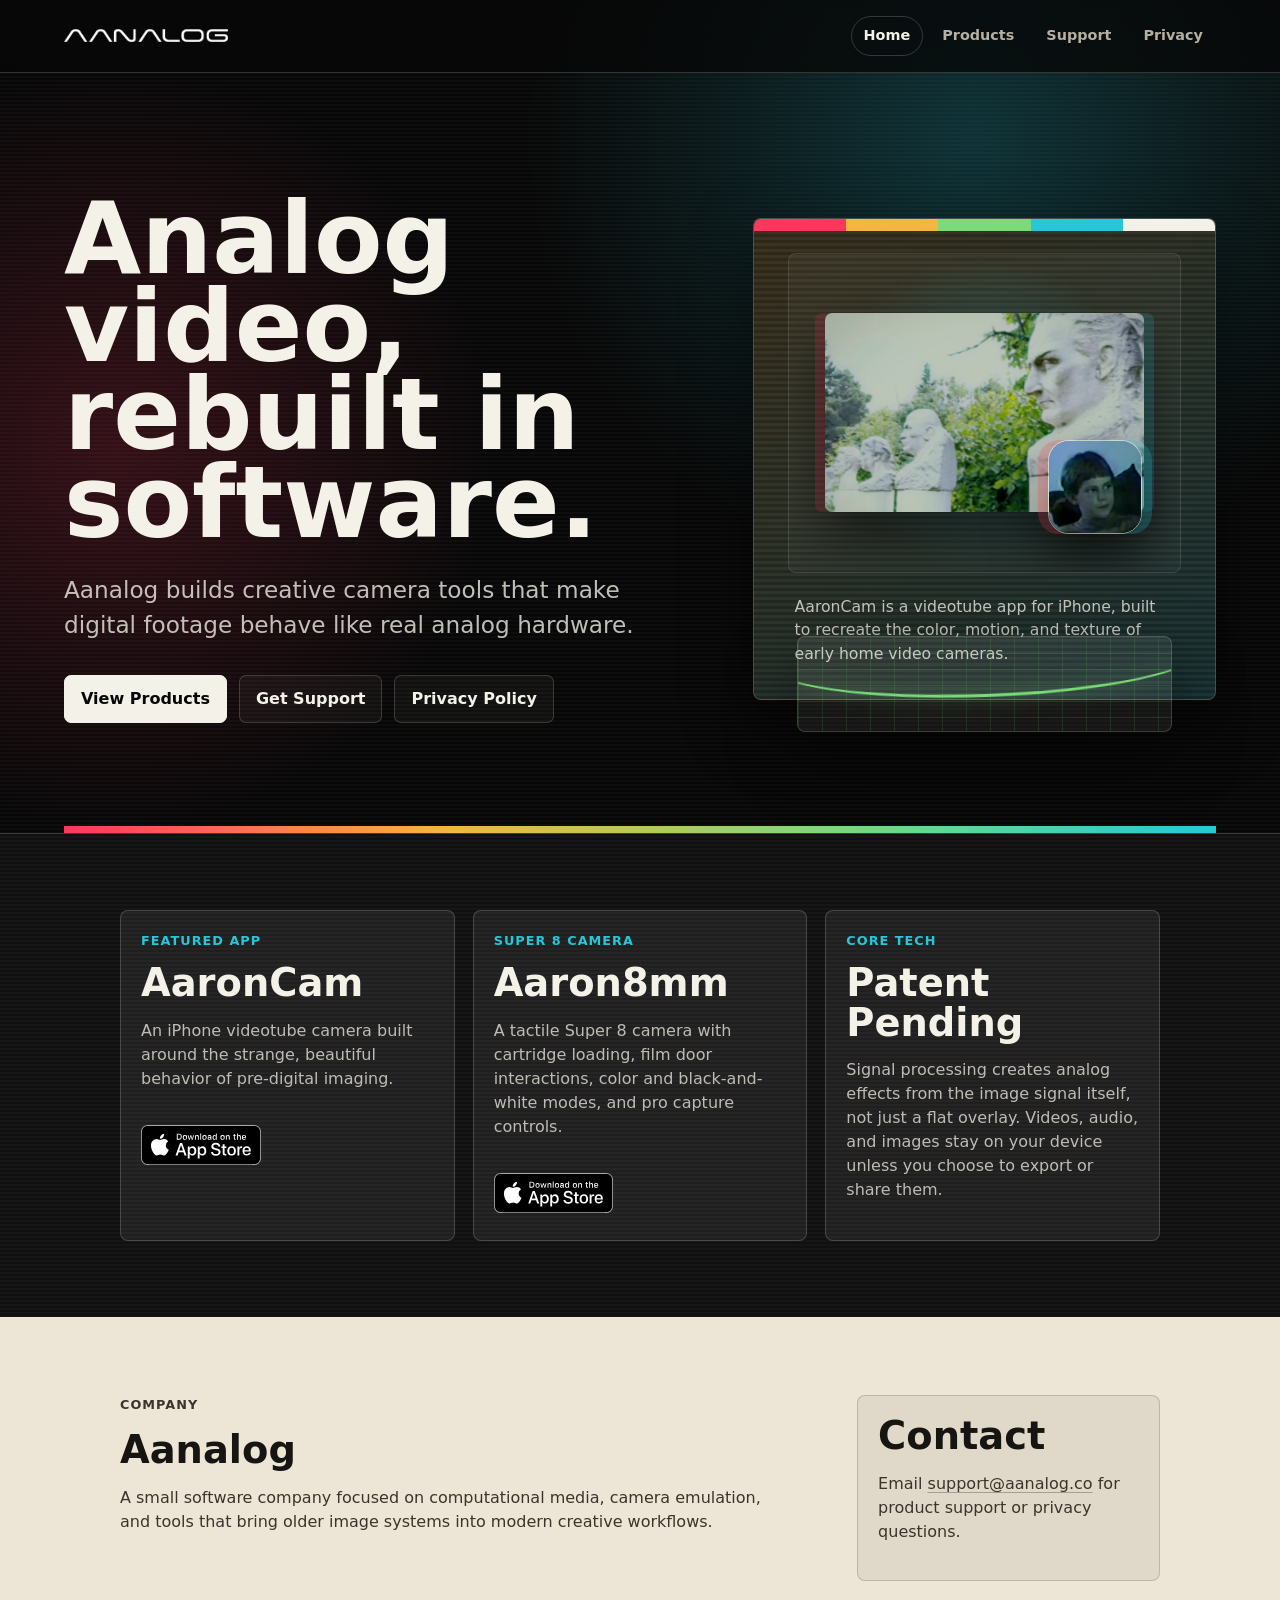
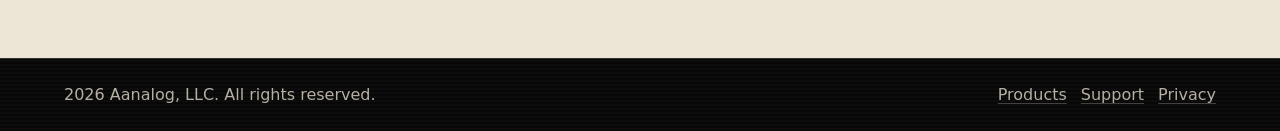
<file: index.html>
<!doctype html>
<html lang="en">
  <head>
    <meta charset="utf-8">
    <meta name="viewport" content="width=device-width, initial-scale=1">
    <title>Aanalog | Analog video software for iPhone</title>
    <meta name="description" content="Aanalog, LLC builds creative camera software, including AaronCam and Aaron8mm, iPhone apps powered by patent-pending signal processing technology.">
    <meta property="og:title" content="Aanalog">
    <meta property="og:description" content="Creative camera software powered by patent-pending analog signal processing.">
    <meta property="og:type" content="website">
    <meta property="og:url" content="https://www.aanalog.co/">
    <meta property="og:image" content="https://www.aanalog.co/assets/aaroncam-icon.png">
    <link rel="icon" href="./assets/aaroncam-icon.png">
    <link rel="stylesheet" href="./styles.css">
  </head>
  <body>
    <header class="site-header">
      <a class="brand" href="./" aria-label="Aanalog home">
        <img class="brand-logo" src="./assets/aanalog-logo.png" alt="Aanalog">
      </a>
      <nav class="site-nav" aria-label="Primary navigation">
        <a aria-current="page" href="./">Home</a>
        <a href="./products/">Products</a>
        <a href="./support/">Support</a>
        <a href="./privacy/">Privacy</a>
      </nav>
    </header>

    <main>
      <section class="hero">
        <div class="hero-copy">
          <h1><span>Analog</span> <span>video, rebuilt</span> <span>in software.</span></h1>
          <p class="lead">Aanalog builds creative camera tools that make digital footage behave like real analog hardware.</p>
          <div class="hero-actions">
            <a class="button primary" href="./products/">View Products</a>
            <a class="button secondary" href="./support/">Get Support</a>
            <a class="button secondary" href="./privacy/">Privacy Policy</a>
          </div>
        </div>
        <div class="signal-stage" aria-label="AaronCam product preview">
          <figure class="product-shot">
            <div class="screen-glow">
              <img class="analog-shot" src="./assets/analog-garden-busts.jpg" alt="Analog video frame of garden busts">
              <img class="app-icon product-badge" src="./assets/aaroncam-icon.png" alt="AaronCam app icon">
            </div>
            <figcaption class="shot-caption">AaronCam is a videotube app for iPhone, built to recreate the color, motion, and texture of early home video cameras.</figcaption>
          </figure>
          <div class="scope" aria-hidden="true">
            <span></span>
          </div>
        </div>
      </section>

      <section class="band product-band">
        <div class="content split">
          <div class="fact">
            <p class="kicker">Featured App</p>
            <h2><a class="product-title-link" href="https://apps.apple.com/pl/app/aaroncam/id6790487414">AaronCam</a></h2>
            <p>An iPhone videotube camera built around the strange, beautiful behavior of pre-digital imaging.</p>
            <a class="store-badge-link" href="https://apps.apple.com/pl/app/aaroncam/id6790487414" aria-label="Download AaronCam on the App Store">
              <img class="store-badge" src="./assets/download-on-app-store.svg" alt="Download on the App Store">
            </a>
          </div>
          <div class="fact">
            <p class="kicker">Super 8 Camera</p>
            <h2><a class="product-title-link" href="https://apps.apple.com/us/app/aaron8mm/id6792340339">Aaron8mm</a></h2>
            <p>A tactile Super 8 camera with cartridge loading, film door interactions, color and black-and-white modes, and pro capture controls.</p>
            <a class="store-badge-link" href="https://apps.apple.com/us/app/aaron8mm/id6792340339" aria-label="Download Aaron8mm on the App Store">
              <img class="store-badge" src="./assets/download-on-app-store.svg" alt="Download on the App Store">
            </a>
          </div>
          <div class="fact">
            <p class="kicker">Core Tech</p>
            <h2>Patent Pending</h2>
            <p>Signal processing creates analog effects from the image signal itself, not just a flat overlay. Videos, audio, and images stay on your device unless you choose to export or share them.</p>
          </div>
        </div>
      </section>

      <section class="band light-band">
        <div class="content feature-row">
          <div>
            <p class="eyebrow">Company</p>
            <h2>Aanalog</h2>
            <p>A small software company focused on computational media, camera emulation, and tools that bring older image systems into modern creative workflows.</p>
          </div>
          <div class="contact-panel">
            <h2>Contact</h2>
            <p>Email <a href="mailto:support@aanalog.co">support@aanalog.co</a> for product support or privacy questions.</p>
          </div>
        </div>
      </section>
    </main>

    <footer class="site-footer">
      <span>2026 Aanalog, LLC. All rights reserved.</span>
      <nav aria-label="Footer navigation">
        <a href="./products/">Products</a>
        <a href="./support/">Support</a>
        <a href="./privacy/">Privacy</a>
      </nav>
    </footer>
  </body>
</html>
</file>
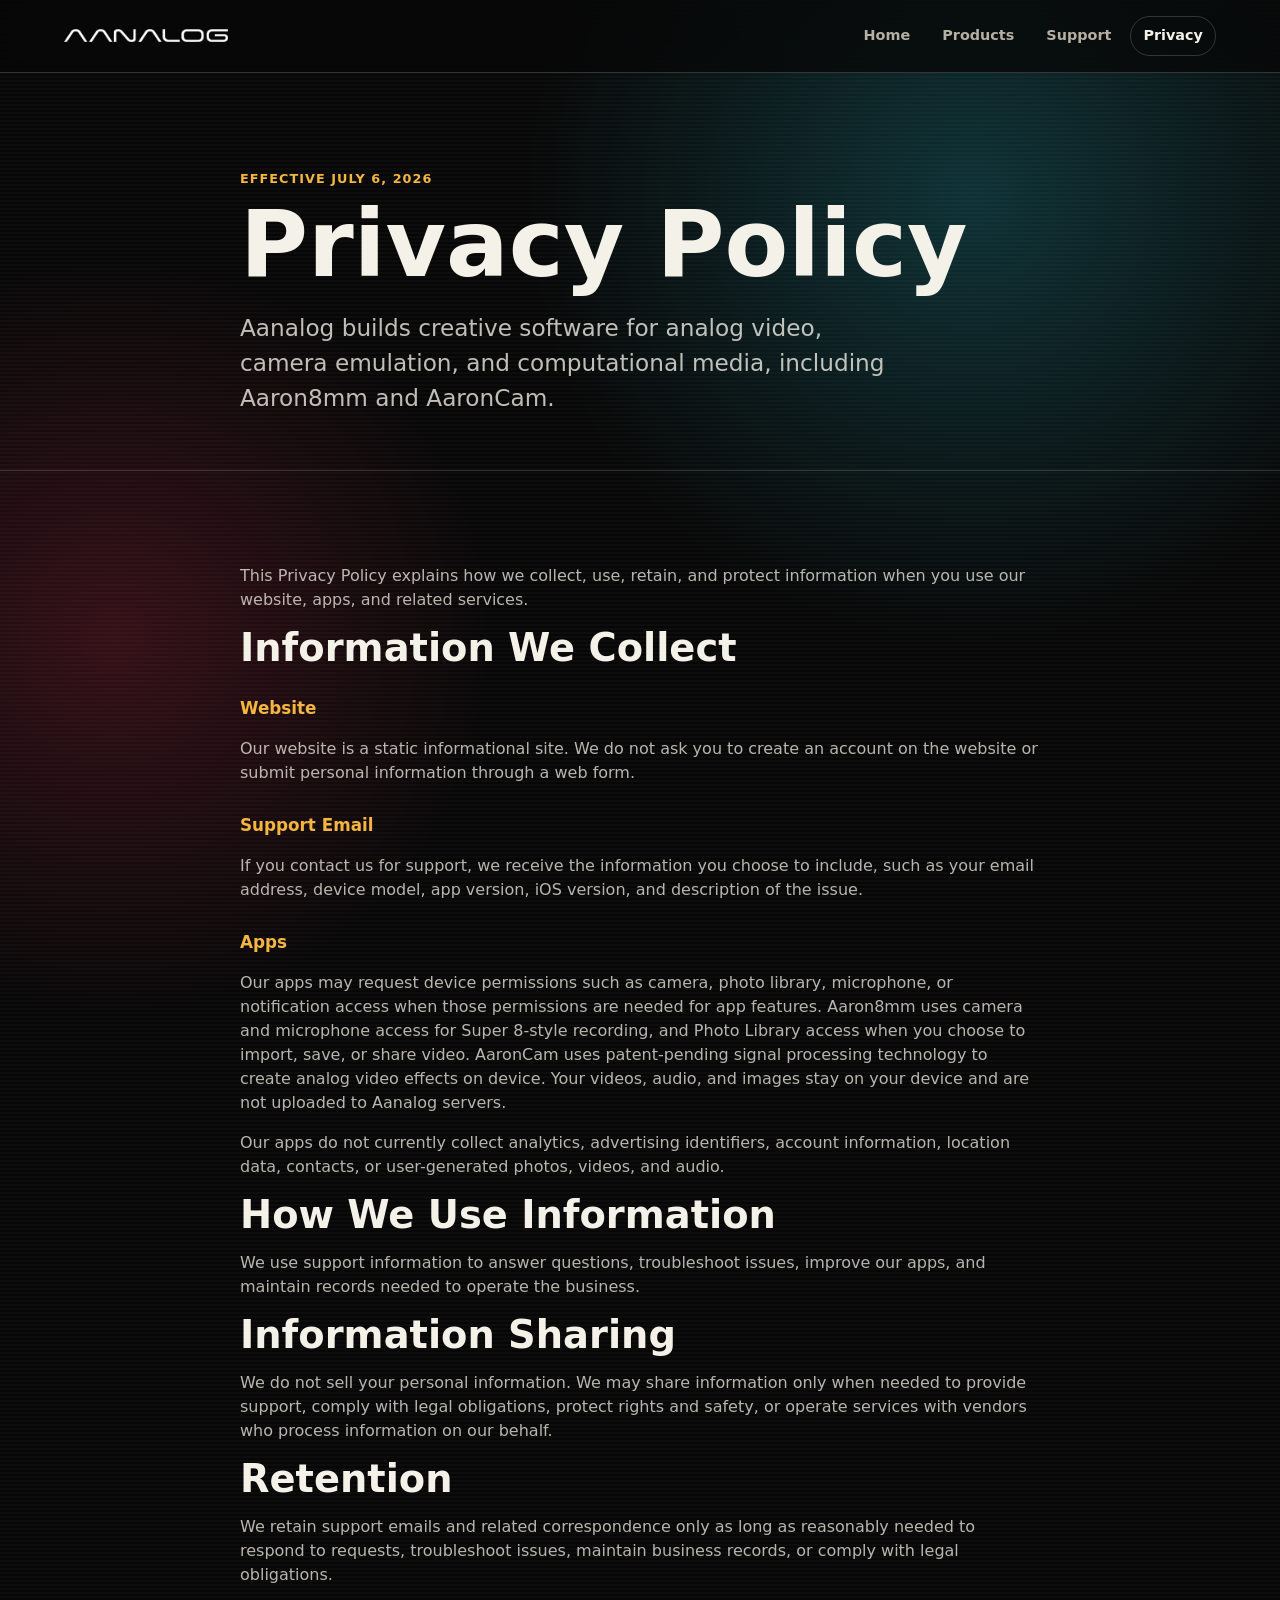
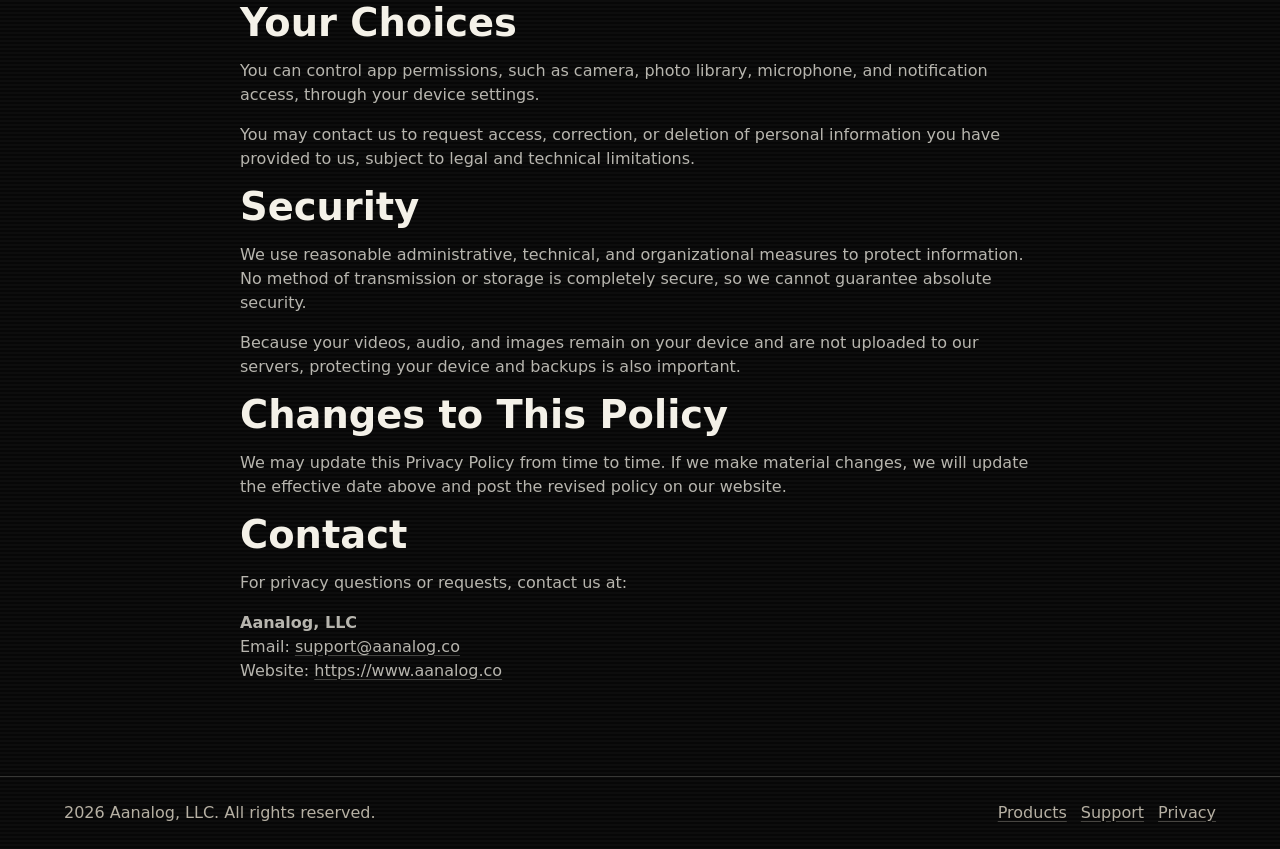
<file: privacy/index.html>
<!doctype html>
<html lang="en">
  <head>
    <meta charset="utf-8">
    <meta name="viewport" content="width=device-width, initial-scale=1">
    <title>Privacy Policy | Aanalog</title>
    <meta name="description" content="Privacy Policy for Aanalog apps and website, including Aaron8mm and AaronCam.">
    <meta property="og:title" content="Privacy Policy | Aanalog">
    <meta property="og:description" content="Privacy Policy for Aanalog apps and website, including Aaron8mm and AaronCam.">
    <meta property="og:type" content="website">
    <meta property="og:url" content="https://www.aanalog.co/privacy/">
    <meta property="og:image" content="https://www.aanalog.co/assets/aaroncam-icon.png">
    <link rel="icon" href="../assets/aaroncam-icon.png">
    <link rel="stylesheet" href="../styles.css">
  </head>
  <body>
    <header class="site-header">
      <a class="brand" href="../" aria-label="Aanalog home">
        <img class="brand-logo" src="../assets/aanalog-logo.png" alt="Aanalog">
      </a>
      <nav class="site-nav" aria-label="Primary navigation">
        <a href="../">Home</a>
        <a href="../products/">Products</a>
        <a href="../support/">Support</a>
        <a aria-current="page" href="./">Privacy</a>
      </nav>
    </header>

    <main>
      <section class="page-title">
        <div class="content narrow">
          <p class="eyebrow">Effective July 6, 2026</p>
          <h1>Privacy Policy</h1>
          <p class="lead">Aanalog builds creative software for analog video, camera emulation, and computational media, including Aaron8mm and AaronCam.</p>
        </div>
      </section>

      <section class="band">
        <div class="content narrow">
          <p>This Privacy Policy explains how we collect, use, retain, and protect information when you use our website, apps, and related services.</p>

          <h2>Information We Collect</h2>
          <h3>Website</h3>
          <p>Our website is a static informational site. We do not ask you to create an account on the website or submit personal information through a web form.</p>
          <h3>Support Email</h3>
          <p>If you contact us for support, we receive the information you choose to include, such as your email address, device model, app version, iOS version, and description of the issue.</p>
          <h3>Apps</h3>
          <p>Our apps may request device permissions such as camera, photo library, microphone, or notification access when those permissions are needed for app features. Aaron8mm uses camera and microphone access for Super 8-style recording, and Photo Library access when you choose to import, save, or share video. AaronCam uses patent-pending signal processing technology to create analog video effects on device. Your videos, audio, and images stay on your device and are not uploaded to Aanalog servers.</p>
          <p>Our apps do not currently collect analytics, advertising identifiers, account information, location data, contacts, or user-generated photos, videos, and audio.</p>

          <h2>How We Use Information</h2>
          <p>We use support information to answer questions, troubleshoot issues, improve our apps, and maintain records needed to operate the business.</p>

          <h2>Information Sharing</h2>
          <p>We do not sell your personal information. We may share information only when needed to provide support, comply with legal obligations, protect rights and safety, or operate services with vendors who process information on our behalf.</p>

          <h2>Retention</h2>
          <p>We retain support emails and related correspondence only as long as reasonably needed to respond to requests, troubleshoot issues, maintain business records, or comply with legal obligations.</p>

          <h2>Your Choices</h2>
          <p>You can control app permissions, such as camera, photo library, microphone, and notification access, through your device settings.</p>
          <p>You may contact us to request access, correction, or deletion of personal information you have provided to us, subject to legal and technical limitations.</p>

          <h2>Security</h2>
          <p>We use reasonable administrative, technical, and organizational measures to protect information. No method of transmission or storage is completely secure, so we cannot guarantee absolute security.</p>
          <p>Because your videos, audio, and images remain on your device and are not uploaded to our servers, protecting your device and backups is also important.</p>

          <h2>Changes to This Policy</h2>
          <p>We may update this Privacy Policy from time to time. If we make material changes, we will update the effective date above and post the revised policy on our website.</p>

          <h2>Contact</h2>
          <p>For privacy questions or requests, contact us at:</p>
          <p><strong>Aanalog, LLC</strong><br>Email: <a href="mailto:support@aanalog.co">support@aanalog.co</a><br>Website: <a href="https://www.aanalog.co/">https://www.aanalog.co</a></p>
        </div>
      </section>
    </main>

    <footer class="site-footer">
      <span>2026 Aanalog, LLC. All rights reserved.</span>
      <nav aria-label="Footer navigation">
        <a href="../products/">Products</a>
        <a href="../support/">Support</a>
        <a href="../privacy/">Privacy</a>
      </nav>
    </footer>
  </body>
</html>
</file>
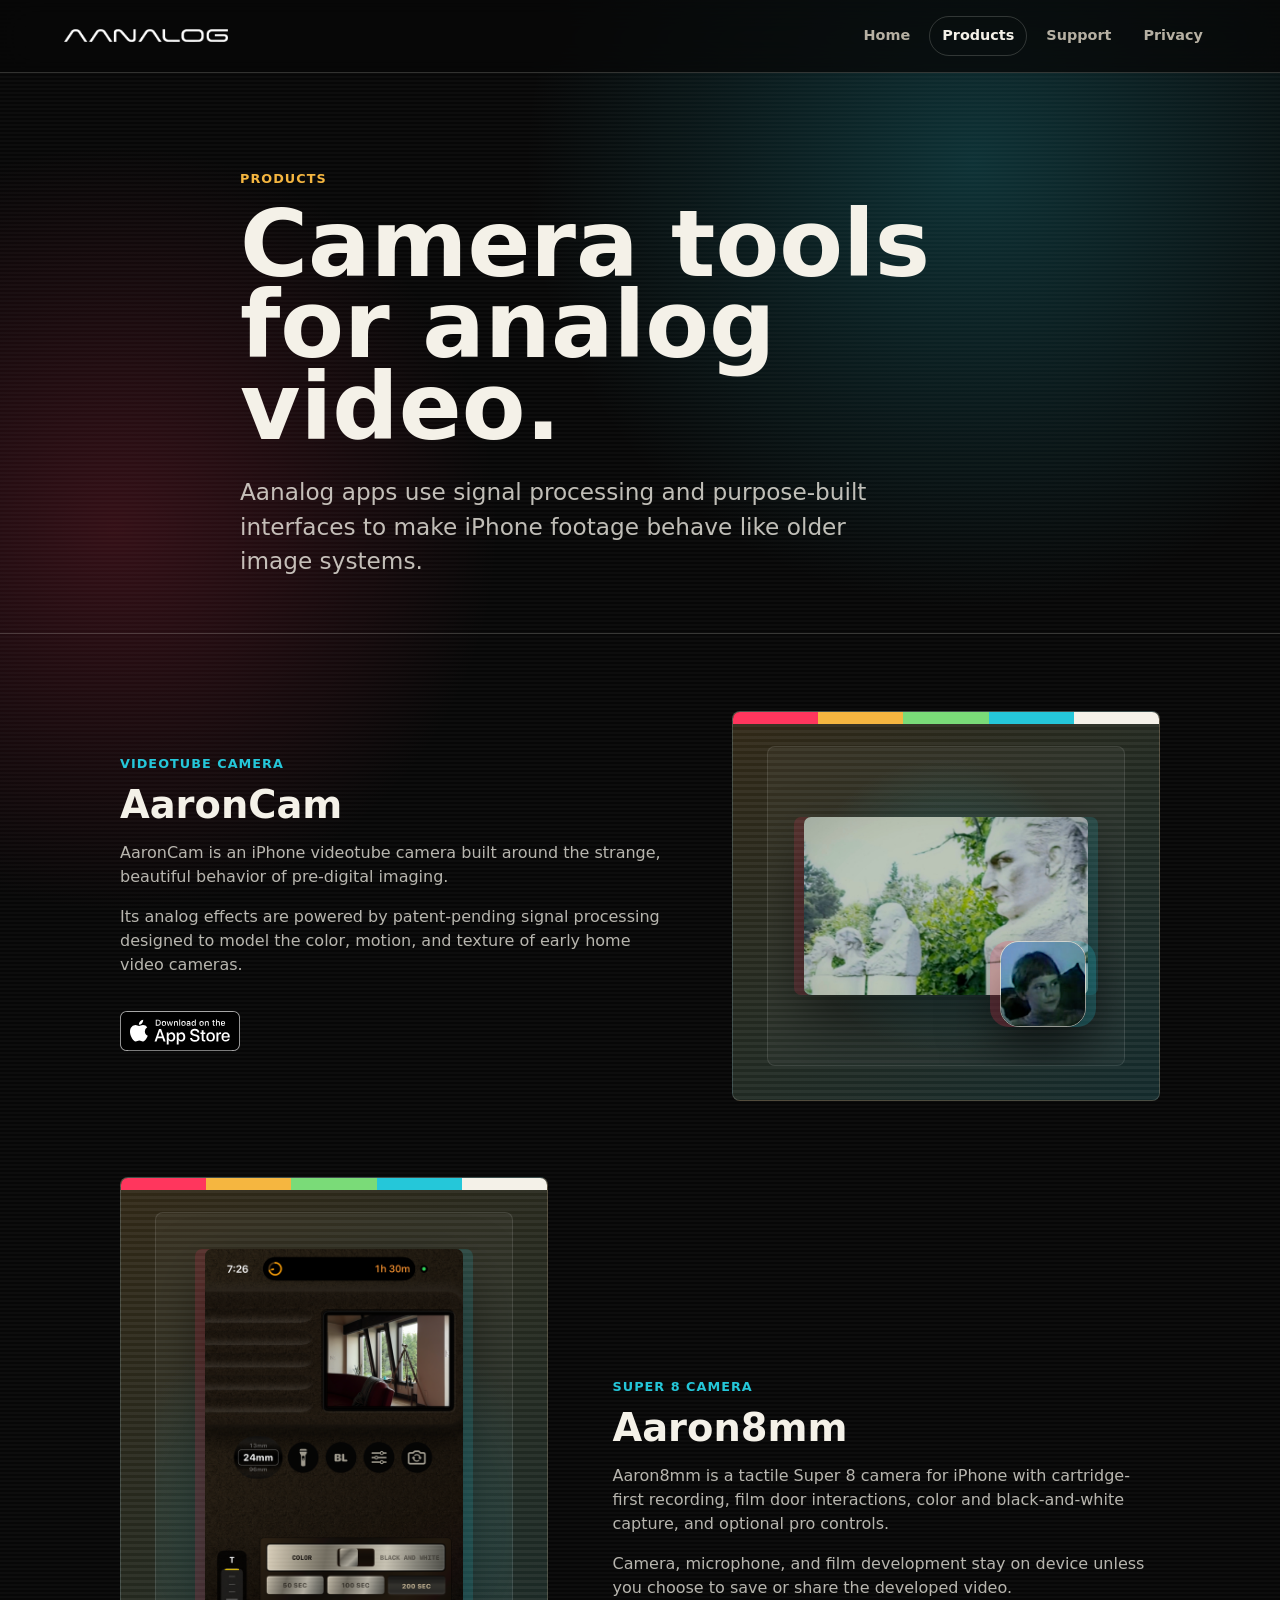
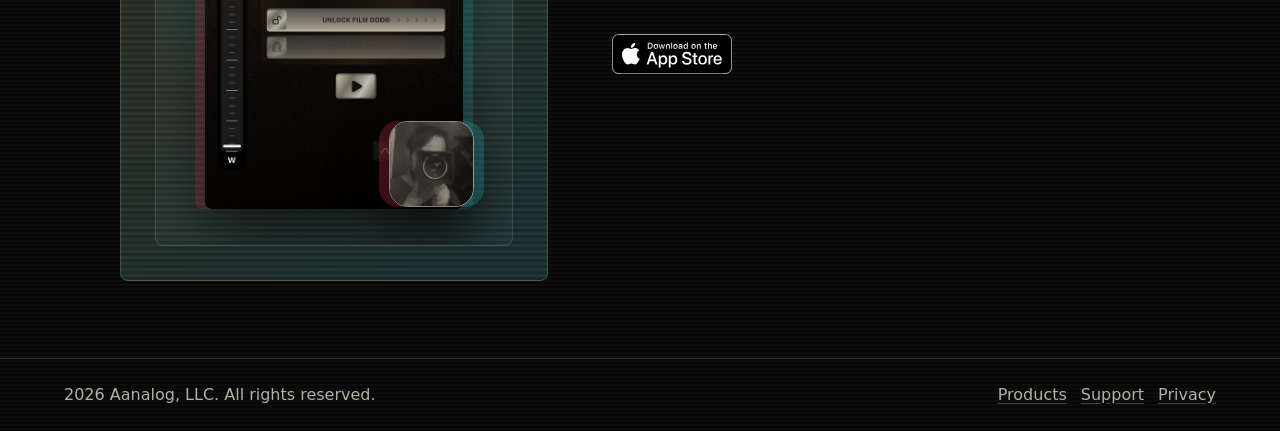
<file: products/index.html>
<!doctype html>
<html lang="en">
  <head>
    <meta charset="utf-8">
    <meta name="viewport" content="width=device-width, initial-scale=1">
    <title>Products | Aanalog</title>
    <meta name="description" content="Aanalog products for iPhone, including AaronCam and Aaron8mm.">
    <meta property="og:title" content="Products | Aanalog">
    <meta property="og:description" content="Aanalog products for iPhone, including AaronCam and Aaron8mm.">
    <meta property="og:type" content="website">
    <meta property="og:url" content="https://www.aanalog.co/products/">
    <meta property="og:image" content="https://www.aanalog.co/assets/aaroncam-icon.png">
    <link rel="icon" href="../assets/aaroncam-icon.png">
    <link rel="stylesheet" href="../styles.css">
  </head>
  <body>
    <header class="site-header">
      <a class="brand" href="../" aria-label="Aanalog home">
        <img class="brand-logo" src="../assets/aanalog-logo.png" alt="Aanalog">
      </a>
      <nav class="site-nav" aria-label="Primary navigation">
        <a href="../">Home</a>
        <a aria-current="page" href="./">Products</a>
        <a href="../support/">Support</a>
        <a href="../privacy/">Privacy</a>
      </nav>
    </header>

    <main>
      <section class="page-title">
        <div class="content narrow">
          <p class="eyebrow">Products</p>
          <h1>Camera tools for analog video.</h1>
          <p class="lead">Aanalog apps use signal processing and purpose-built interfaces to make iPhone footage behave like older image systems.</p>
        </div>
      </section>

      <section class="band">
        <div class="content product-list">
          <article class="product-detail">
            <div class="product-copy">
              <p class="kicker">Videotube Camera</p>
              <h2><a class="product-title-link" href="https://apps.apple.com/pl/app/aaroncam/id6790487414">AaronCam</a></h2>
              <p>AaronCam is an iPhone videotube camera built around the strange, beautiful behavior of pre-digital imaging.</p>
              <p>Its analog effects are powered by patent-pending signal processing designed to model the color, motion, and texture of early home video cameras.</p>
              <a class="store-badge-link" href="https://apps.apple.com/pl/app/aaroncam/id6790487414" aria-label="Download AaronCam on the App Store">
                <img class="store-badge" src="../assets/download-on-app-store.svg" alt="Download on the App Store">
              </a>
            </div>
            <figure class="product-shot compact">
              <div class="screen-glow">
                <img class="analog-shot" src="../assets/analog-garden-busts.jpg" alt="Analog video frame from AaronCam">
                <img class="app-icon product-badge" src="../assets/aaroncam-icon.png" alt="AaronCam app icon">
              </div>
            </figure>
          </article>

          <article class="product-detail">
            <div class="product-copy">
              <p class="kicker">Super 8 Camera</p>
              <h2><a class="product-title-link" href="https://apps.apple.com/us/app/aaron8mm/id6792340339">Aaron8mm</a></h2>
              <p>Aaron8mm is a tactile Super 8 camera for iPhone with cartridge-first recording, film door interactions, color and black-and-white capture, and optional pro controls.</p>
              <p>Camera, microphone, and film development stay on device unless you choose to save or share the developed video.</p>
              <a class="store-badge-link" href="https://apps.apple.com/us/app/aaron8mm/id6792340339" aria-label="Download Aaron8mm on the App Store">
                <img class="store-badge" src="../assets/download-on-app-store.svg" alt="Download on the App Store">
              </a>
            </div>
            <figure class="product-shot compact">
              <div class="screen-glow">
                <img class="analog-shot phone-shot" src="../assets/aaron8mm/aaron8mm-preview.png" alt="Aaron8mm camera interface">
                <img class="app-icon product-badge" src="../assets/aaron8mm/aaron8mm-icon.png" alt="Aaron8mm app icon">
              </div>
            </figure>
          </article>
        </div>
      </section>
    </main>

    <footer class="site-footer">
      <span>2026 Aanalog, LLC. All rights reserved.</span>
      <nav aria-label="Footer navigation">
        <a href="../products/">Products</a>
        <a href="../support/">Support</a>
        <a href="../privacy/">Privacy</a>
      </nav>
    </footer>
  </body>
</html>
</file>
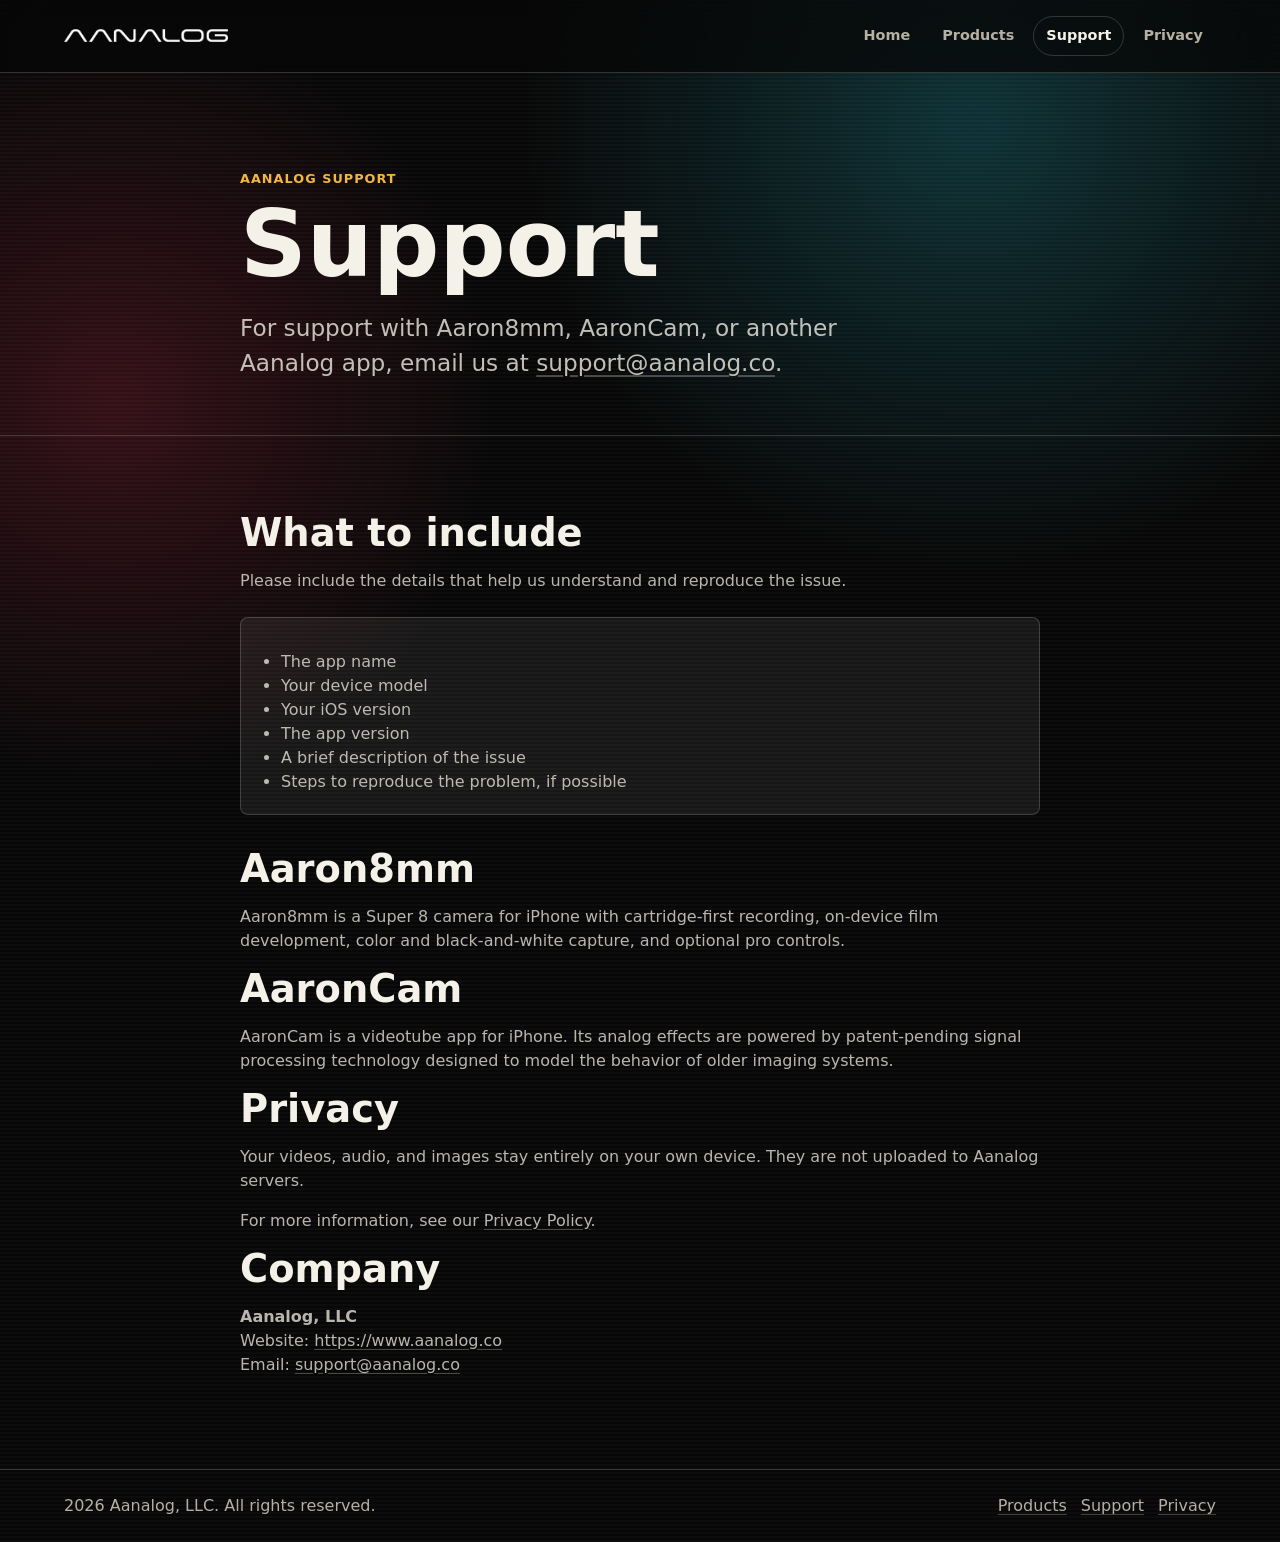
<file: support/index.html>
<!doctype html>
<html lang="en">
  <head>
    <meta charset="utf-8">
    <meta name="viewport" content="width=device-width, initial-scale=1">
    <title>Support | Aanalog</title>
    <meta name="description" content="Support for Aanalog apps, including Aaron8mm and AaronCam.">
    <meta property="og:title" content="Support | Aanalog">
    <meta property="og:description" content="Support for Aanalog apps, including Aaron8mm and AaronCam.">
    <meta property="og:type" content="website">
    <meta property="og:url" content="https://www.aanalog.co/support/">
    <meta property="og:image" content="https://www.aanalog.co/assets/aaroncam-icon.png">
    <link rel="icon" href="../assets/aaroncam-icon.png">
    <link rel="stylesheet" href="../styles.css">
  </head>
  <body>
    <header class="site-header">
      <a class="brand" href="../" aria-label="Aanalog home">
        <img class="brand-logo" src="../assets/aanalog-logo.png" alt="Aanalog">
      </a>
      <nav class="site-nav" aria-label="Primary navigation">
        <a href="../">Home</a>
        <a href="../products/">Products</a>
        <a aria-current="page" href="./">Support</a>
        <a href="../privacy/">Privacy</a>
      </nav>
    </header>

    <main>
      <section class="page-title">
        <div class="content narrow">
          <p class="eyebrow">Aanalog Support</p>
          <h1>Support</h1>
          <p class="lead">For support with Aaron8mm, AaronCam, or another Aanalog app, email us at <a href="mailto:support@aanalog.co">support@aanalog.co</a>.</p>
        </div>
      </section>

      <section class="band">
        <div class="content narrow">
          <h2>What to include</h2>
          <p>Please include the details that help us understand and reproduce the issue.</p>
          <div class="details">
            <ul>
              <li>The app name</li>
              <li>Your device model</li>
              <li>Your iOS version</li>
              <li>The app version</li>
              <li>A brief description of the issue</li>
              <li>Steps to reproduce the problem, if possible</li>
            </ul>
          </div>

          <h2>Aaron8mm</h2>
          <p>Aaron8mm is a Super 8 camera for iPhone with cartridge-first recording, on-device film development, color and black-and-white capture, and optional pro controls.</p>

          <h2>AaronCam</h2>
          <p>AaronCam is a videotube app for iPhone. Its analog effects are powered by patent-pending signal processing technology designed to model the behavior of older imaging systems.</p>

          <h2>Privacy</h2>
          <p>Your videos, audio, and images stay entirely on your own device. They are not uploaded to Aanalog servers.</p>
          <p>For more information, see our <a href="../privacy/">Privacy Policy</a>.</p>

          <h2>Company</h2>
          <p><strong>Aanalog, LLC</strong><br>Website: <a href="https://www.aanalog.co/">https://www.aanalog.co</a><br>Email: <a href="mailto:support@aanalog.co">support@aanalog.co</a></p>
        </div>
      </section>
    </main>

    <footer class="site-footer">
      <span>2026 Aanalog, LLC. All rights reserved.</span>
      <nav aria-label="Footer navigation">
        <a href="../products/">Products</a>
        <a href="../support/">Support</a>
        <a href="../privacy/">Privacy</a>
      </nav>
    </footer>
  </body>
</html>
</file>
<file: styles.css>
:root {
  color-scheme: dark;
  --bg: #070707;
  --ink: #f4f1e8;
  --muted: #b6b0a3;
  --line: rgba(244, 241, 232, 0.18);
  --panel: rgba(244, 241, 232, 0.07);
  --panel-strong: rgba(244, 241, 232, 0.12);
  --cyan: #25c7d9;
  --red: #ff365d;
  --gold: #f5b640;
  --green: #7adb78;
  --paper: #ede6d6;
  --paper-ink: #171512;
  --shadow: 0 24px 70px rgba(0, 0, 0, 0.42);
}

* {
  box-sizing: border-box;
}

html {
  background: var(--bg);
  color: var(--ink);
  font-family: Inter, ui-sans-serif, system-ui, -apple-system, BlinkMacSystemFont, "Segoe UI", sans-serif;
  line-height: 1.5;
}

body {
  background:
    linear-gradient(rgba(255, 255, 255, 0.025) 50%, transparent 50%) 0 0 / 100% 4px,
    radial-gradient(circle at 76% 8%, rgba(37, 199, 217, 0.22), transparent 28rem),
    radial-gradient(circle at 9% 26%, rgba(255, 54, 93, 0.18), transparent 24rem),
    var(--bg);
  margin: 0;
  min-width: 320px;
}

body::before {
  background:
    linear-gradient(90deg, rgba(255, 54, 93, 0.08), rgba(37, 199, 217, 0.08), rgba(245, 182, 64, 0.08)),
    repeating-linear-gradient(90deg, transparent 0 23px, rgba(255, 255, 255, 0.035) 24px 25px);
  content: "";
  inset: 0;
  opacity: 0.55;
  pointer-events: none;
  position: fixed;
  z-index: -1;
}

a {
  color: inherit;
  text-decoration-color: color-mix(in srgb, currentColor 35%, transparent);
  text-underline-offset: 0.18em;
}

a:hover {
  text-decoration-color: currentColor;
}

.product-title-link {
  text-decoration: none;
}

.product-title-link:hover {
  text-decoration: underline;
}

.store-badge-link {
  display: inline-flex;
  margin-top: 18px;
}

.store-badge {
  display: block;
  height: auto;
  max-width: 160px;
  width: 100%;
}

.site-header {
  align-items: center;
  backdrop-filter: blur(18px);
  background: rgba(7, 7, 7, 0.76);
  border-bottom: 1px solid var(--line);
  display: flex;
  gap: 24px;
  justify-content: space-between;
  padding: 16px clamp(20px, 5vw, 72px);
  position: sticky;
  top: 0;
  z-index: 10;
}

.brand {
  align-items: center;
  display: inline-flex;
  min-width: 128px;
  text-decoration: none;
}

.brand-logo {
  display: block;
  filter: invert(1);
  height: auto;
  max-width: 164px;
  width: min(34vw, 164px);
}

.site-nav {
  display: flex;
  flex-wrap: wrap;
  gap: 6px;
  justify-content: flex-end;
}

.site-nav a {
  border: 1px solid transparent;
  border-radius: 999px;
  color: var(--muted);
  font-size: 0.9rem;
  font-weight: 700;
  padding: 8px 12px;
  text-decoration: none;
}

.site-nav a[aria-current="page"],
.site-nav a:hover {
  border-color: var(--line);
  color: var(--ink);
}

.hero {
  display: grid;
  gap: clamp(32px, 7vw, 84px);
  grid-template-columns: minmax(0, 1.02fr) minmax(290px, 0.78fr);
  min-height: min(760px, calc(100vh - 74px));
  overflow: hidden;
  padding: clamp(44px, 7vw, 96px) clamp(20px, 5vw, 72px) clamp(40px, 6vw, 82px);
  position: relative;
}

.hero::after {
  background:
    linear-gradient(90deg, var(--red), var(--gold), var(--green), var(--cyan));
  bottom: 0;
  content: "";
  height: 7px;
  left: clamp(20px, 5vw, 72px);
  position: absolute;
  right: clamp(20px, 5vw, 72px);
}

.hero-copy {
  align-self: center;
  max-width: 790px;
}

.eyebrow,
.kicker {
  color: var(--gold);
  font-size: 0.8rem;
  font-weight: 850;
  letter-spacing: 0.08em;
  margin: 0 0 16px;
  text-transform: uppercase;
}

.kicker {
  color: var(--cyan);
  margin-bottom: 12px;
}

.hero-logo {
  display: block;
  filter: invert(1);
  margin: 0 0 clamp(24px, 4vw, 44px);
  max-width: min(760px, 92vw);
  width: 100%;
}

h1 {
  font-size: clamp(3.1rem, 7.8vw, 7.6rem);
  letter-spacing: 0;
  line-height: 0.88;
  margin: 0;
  max-width: 820px;
}

.lead {
  color: color-mix(in srgb, var(--ink) 78%, transparent);
  font-size: clamp(1.08rem, 2.1vw, 1.45rem);
  margin: 26px 0 0;
  max-width: 650px;
}

.hero-actions {
  display: flex;
  flex-wrap: wrap;
  gap: 12px;
  margin-top: 32px;
}

.button {
  align-items: center;
  border: 1px solid var(--line);
  border-radius: 7px;
  display: inline-flex;
  font-weight: 800;
  justify-content: center;
  min-height: 46px;
  padding: 11px 16px;
  text-decoration: none;
}

.button.primary {
  background: var(--ink);
  border-color: var(--ink);
  color: #070707;
}

.button.secondary {
  background: rgba(244, 241, 232, 0.04);
}

.signal-stage {
  align-self: center;
  position: relative;
}

.product-shot {
  background:
    linear-gradient(rgba(255, 255, 255, 0.05) 50%, transparent 50%) 0 0 / 100% 6px,
    linear-gradient(145deg, rgba(245, 182, 64, 0.14), rgba(37, 199, 217, 0.14)),
    #10100f;
  border: 1px solid var(--line);
  border-radius: 8px;
  box-shadow: var(--shadow);
  color: var(--ink);
  margin: 0;
  overflow: hidden;
  padding: clamp(18px, 4vw, 34px);
  position: relative;
}

.product-shot.compact {
  box-shadow: none;
}

.product-shot::before {
  background: linear-gradient(90deg, var(--red) 0 20%, var(--gold) 20% 40%, var(--green) 40% 60%, var(--cyan) 60% 80%, var(--ink) 80% 100%);
  content: "";
  height: 12px;
  left: 0;
  position: absolute;
  right: 0;
  top: 0;
}

.screen-glow {
  align-items: center;
  background:
    radial-gradient(circle, rgba(37, 199, 217, 0.26), transparent 62%),
    rgba(255, 255, 255, 0.04);
  border: 1px solid rgba(255, 255, 255, 0.1);
  border-radius: 8px;
  display: flex;
  justify-content: center;
  min-height: 320px;
  overflow: hidden;
  padding: clamp(20px, 4vw, 36px);
  position: relative;
}

.analog-shot {
  aspect-ratio: 16 / 10;
  border-radius: 7px;
  box-shadow:
    -10px 0 0 rgba(255, 54, 93, 0.16),
    10px 0 0 rgba(37, 199, 217, 0.16),
    0 28px 55px rgba(0, 0, 0, 0.5);
  display: block;
  height: auto;
  object-fit: cover;
  width: 100%;
}

.phone-shot {
  aspect-ratio: 9 / 19.5;
  max-height: 560px;
  object-fit: cover;
  width: auto;
}

.app-icon {
  aspect-ratio: 1;
  border-radius: 22%;
  box-shadow:
    -10px 0 0 rgba(255, 54, 93, 0.22),
    10px 0 0 rgba(37, 199, 217, 0.22),
    0 28px 55px rgba(0, 0, 0, 0.5);
  display: block;
  max-width: min(300px, 62vw);
  width: 100%;
}

.product-badge {
  border: 1px solid rgba(244, 241, 232, 0.55);
  bottom: clamp(22px, 4vw, 38px);
  max-width: clamp(74px, 10vw, 112px);
  position: absolute;
  right: clamp(22px, 4vw, 38px);
  width: 24%;
}

.shot-caption {
  color: color-mix(in srgb, var(--ink) 78%, transparent);
  font-size: 0.98rem;
  margin: 22px auto 0;
  max-width: 380px;
}

.scope {
  background: var(--panel);
  border: 1px solid var(--line);
  border-radius: 8px;
  bottom: -32px;
  box-shadow: var(--shadow);
  height: 96px;
  left: clamp(18px, 4vw, 44px);
  overflow: hidden;
  position: absolute;
  right: clamp(18px, 4vw, 44px);
}

.scope::before {
  background:
    linear-gradient(rgba(122, 219, 120, 0.12) 1px, transparent 1px) 0 0 / 100% 16px,
    linear-gradient(90deg, rgba(122, 219, 120, 0.12) 1px, transparent 1px) 0 0 / 24px 100%;
  content: "";
  inset: 0;
  position: absolute;
}

.scope span {
  border-bottom: 3px solid var(--green);
  border-radius: 50%;
  display: block;
  filter: drop-shadow(0 0 10px rgba(122, 219, 120, 0.8));
  height: 80px;
  margin: -20px -30px 0;
  transform: rotate(-2deg);
}

.band {
  border-top: 1px solid var(--line);
  padding: clamp(42px, 6vw, 78px) clamp(20px, 5vw, 72px);
}

.product-band {
  background: rgba(255, 255, 255, 0.035);
}

.light-band {
  background: var(--paper);
  color: var(--paper-ink);
}

.light-band p,
.light-band li {
  color: #3a342c;
}

.content {
  margin: 0 auto;
  max-width: 1040px;
}

.content.narrow {
  max-width: 800px;
}

h2 {
  font-size: clamp(1.55rem, 3vw, 2.4rem);
  letter-spacing: 0;
  line-height: 1.04;
  margin: 0 0 14px;
}

h3 {
  color: var(--gold);
  font-size: 1.05rem;
  margin: 28px 0 8px;
}

p,
li {
  color: color-mix(in srgb, var(--ink) 74%, transparent);
}

.split {
  display: grid;
  gap: 18px;
  grid-template-columns: repeat(3, minmax(0, 1fr));
}

.fact,
.contact-panel,
.details {
  background: var(--panel);
  border: 1px solid var(--line);
  border-radius: 8px;
  padding: 20px;
}

.fact {
  min-height: 240px;
}

.feature-row {
  align-items: start;
  display: grid;
  gap: clamp(24px, 5vw, 70px);
  grid-template-columns: minmax(0, 1fr) minmax(260px, 0.45fr);
}

.product-list {
  display: grid;
  gap: clamp(36px, 7vw, 76px);
}

.product-detail {
  align-items: center;
  display: grid;
  gap: clamp(24px, 5vw, 64px);
  grid-template-columns: minmax(0, 0.92fr) minmax(300px, 0.72fr);
}

.product-detail:nth-child(even) {
  grid-template-columns: minmax(300px, 0.72fr) minmax(0, 0.92fr);
}

.product-detail:nth-child(even) .product-copy {
  order: 2;
}

.product-copy p:last-child {
  margin-bottom: 0;
}

.contact-panel {
  background: rgba(23, 21, 18, 0.06);
  border-color: rgba(23, 21, 18, 0.18);
}

.page-title {
  padding: clamp(48px, 8vw, 96px) clamp(20px, 5vw, 72px) clamp(30px, 5vw, 54px);
}

.page-title h1 {
  font-size: clamp(2.75rem, 8vw, 5.8rem);
}

.details {
  margin: 24px 0 34px;
}

.details ul {
  margin: 12px 0 0;
  padding-left: 1.25rem;
}

.site-footer {
  align-items: center;
  border-top: 1px solid var(--line);
  color: var(--muted);
  display: flex;
  flex-wrap: wrap;
  gap: 16px;
  justify-content: space-between;
  padding: 24px clamp(20px, 5vw, 72px);
}

.site-footer nav {
  display: flex;
  gap: 14px;
}

@media (max-width: 860px) {
  .site-header {
    align-items: flex-start;
    flex-direction: column;
    gap: 12px;
    position: static;
  }

  .site-nav {
    justify-content: flex-start;
  }

  .hero,
  .split,
  .feature-row,
  .product-detail,
  .product-detail:nth-child(even) {
    grid-template-columns: 1fr;
  }

  .product-detail:nth-child(even) .product-copy {
    order: 0;
  }

  .hero {
    min-height: auto;
    padding-top: 40px;
  }

  .scope {
    position: relative;
    bottom: auto;
    left: auto;
    margin: 16px 14px 0;
    right: auto;
  }

  .screen-glow {
    min-height: 260px;
  }

  .fact {
    min-height: 0;
  }
}

@media (max-width: 520px) {
  .brand-logo {
    width: 146px;
  }

  .site-nav a {
    padding: 7px 9px;
  }

  h1 {
    font-size: clamp(2.65rem, 14vw, 3.6rem);
    line-height: 0.94;
  }

  h1 span {
    display: block;
  }
}
</file>
